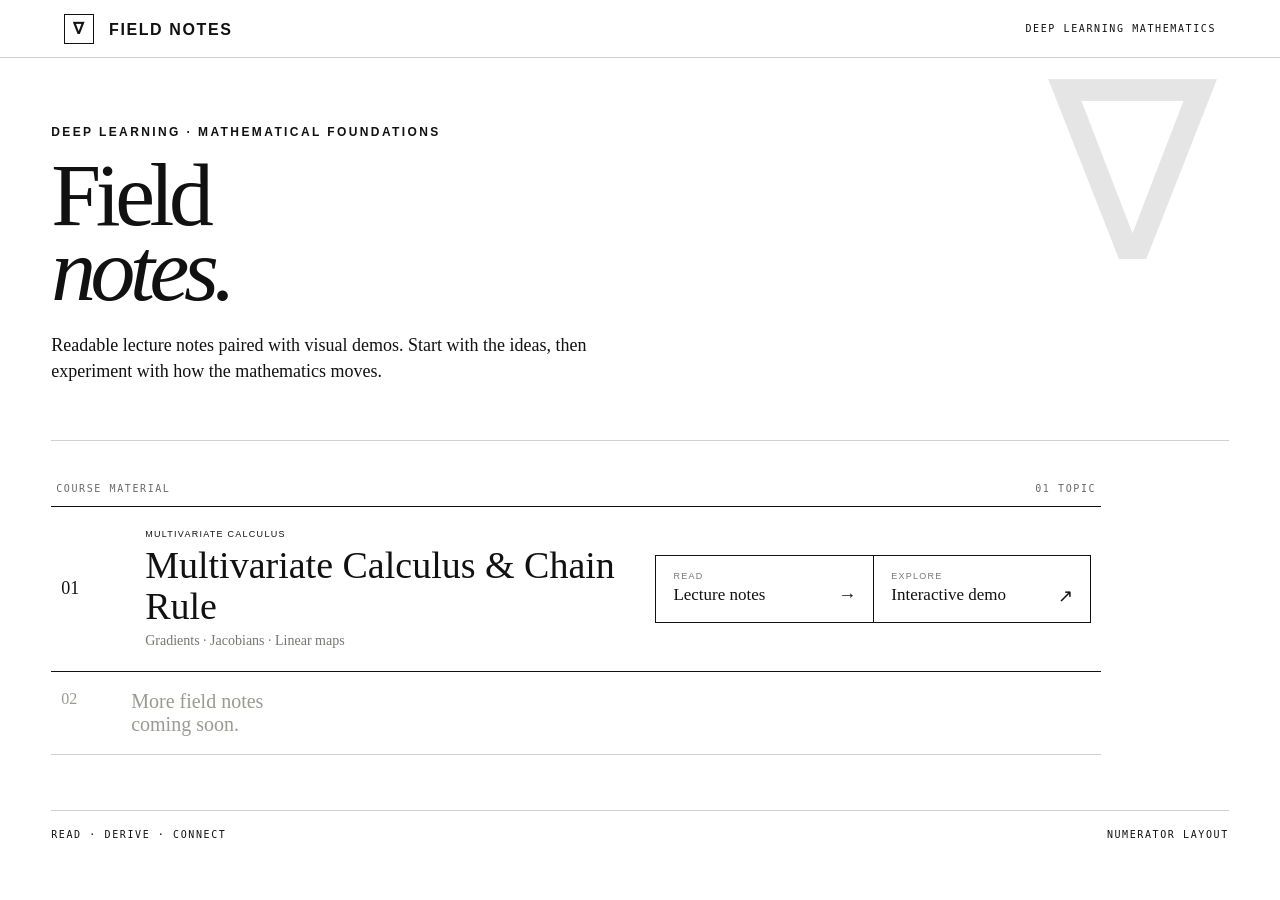
<file: index.html>
<!doctype html>
<html lang="en">
<head>
  <meta charset="utf-8"><meta name="viewport" content="width=device-width,initial-scale=1">
  <meta name="description" content="Field notes and interactive demos for deep learning mathematics.">
  <title>Field Notes — Deep Learning Mathematics</title><link rel="stylesheet" href="styles.css">
</head>
<body class="contents-page">
<nav><a class="brand" href="index.html"><span>∇</span> FIELD NOTES</a><div><span>DEEP LEARNING MATHEMATICS</span></div></nav>
<main class="contents-shell">
  <header class="contents-hero"><p class="eyebrow">DEEP LEARNING · MATHEMATICAL FOUNDATIONS</p><h1>Field<br><em>notes.</em></h1><p class="lede">Readable lecture notes paired with visual demos. Start with the ideas, then experiment with how the mathematics moves.</p></header>
  <div class="contents-grid grouped-materials">
    <section class="contents-list" aria-labelledby="materials-heading">
      <div class="contents-label"><span id="materials-heading">COURSE MATERIAL</span><span>01 TOPIC</span></div>
      <article class="material-entry">
        <span class="entry-number">01</span>
        <div class="material-copy"><small>MULTIVARIATE CALCULUS</small><strong>Multivariate Calculus &amp; Chain Rule</strong><em>Gradients · Jacobians · Linear maps</em></div>
        <div class="material-actions">
          <a href="multivariate-calculus-notes.html"><small>READ</small><b>Lecture notes</b><span>→</span></a>
          <a href="multivariate-calculus-demos.html"><small>EXPLORE</small><b>Interactive demo</b><span>↗</span></a>
        </div>
      </article>
      <div class="contents-empty"><span>02</span><p>More field notes<br>coming soon.</p></div>
    </section>
  </div>
  <footer class="contents-footer"><span>READ · DERIVE · CONNECT</span><span>NUMERATOR LAYOUT</span></footer>
</main></body></html>
</file>
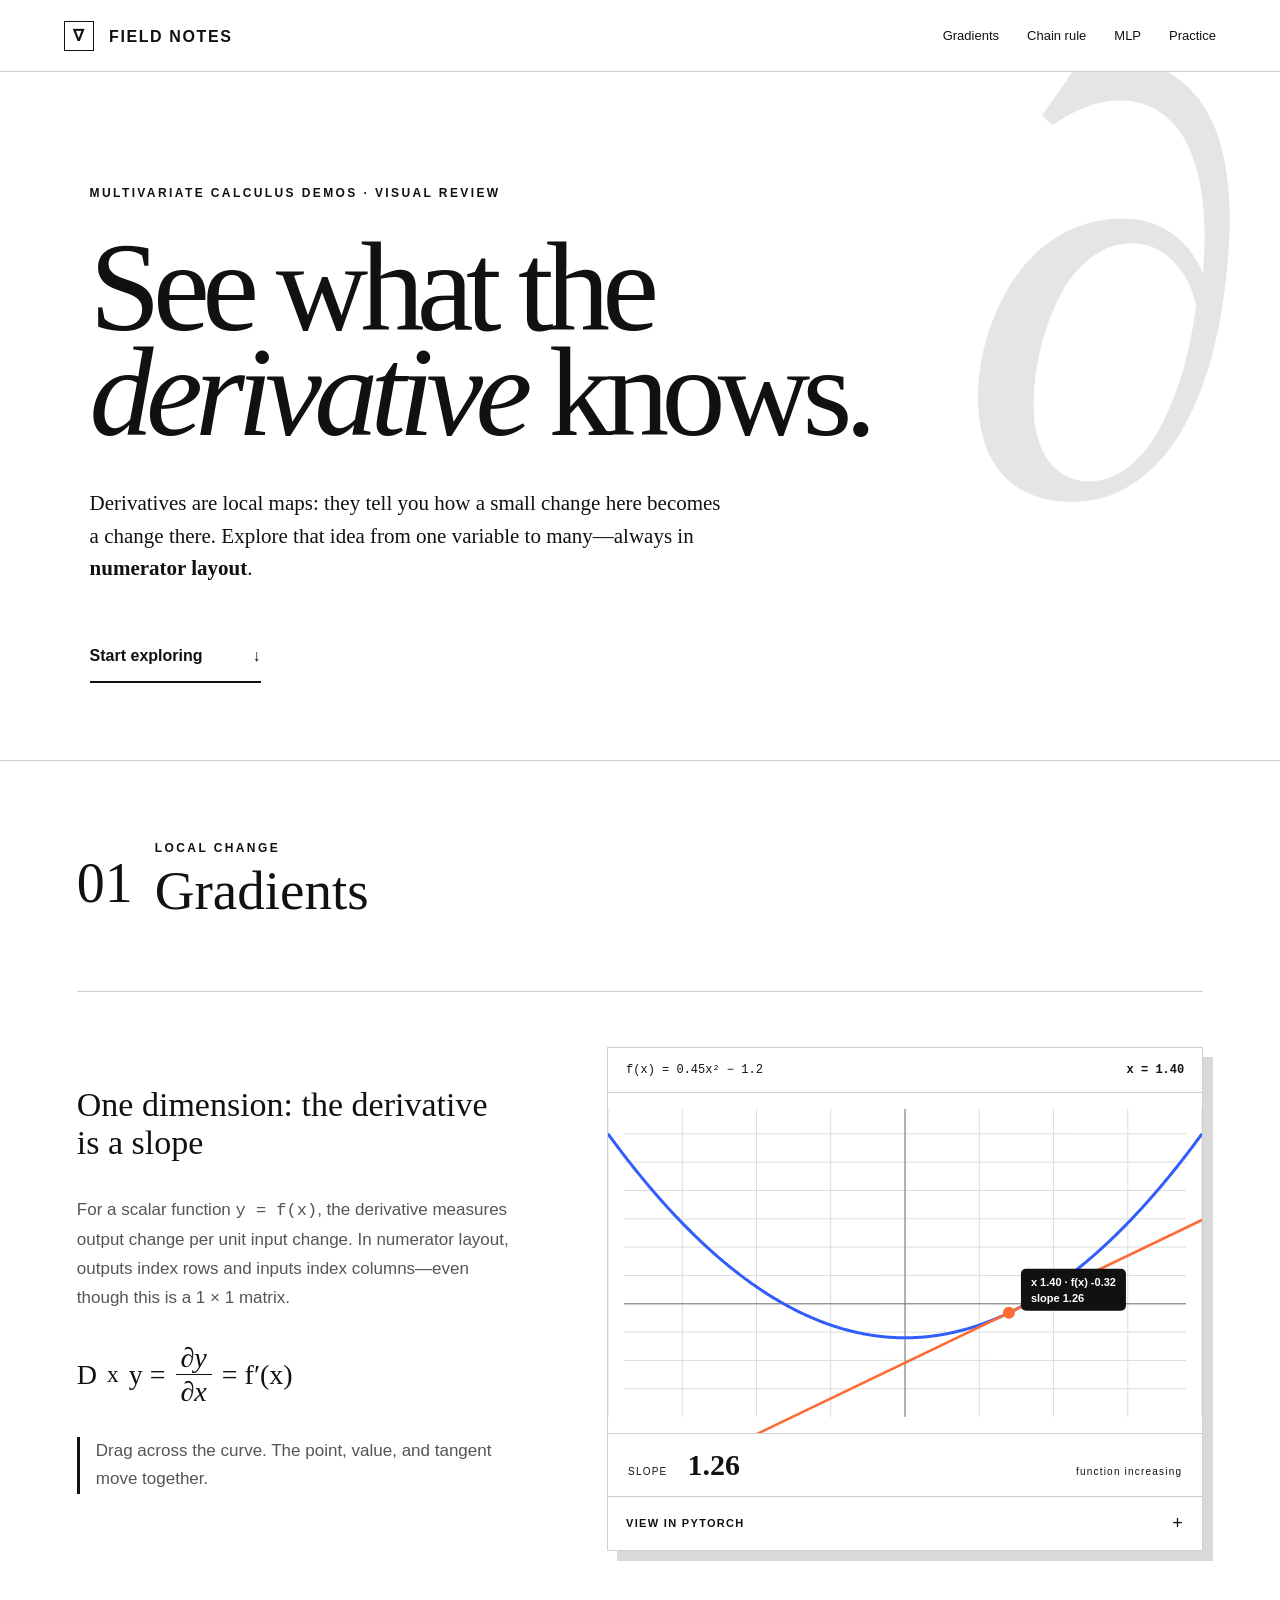
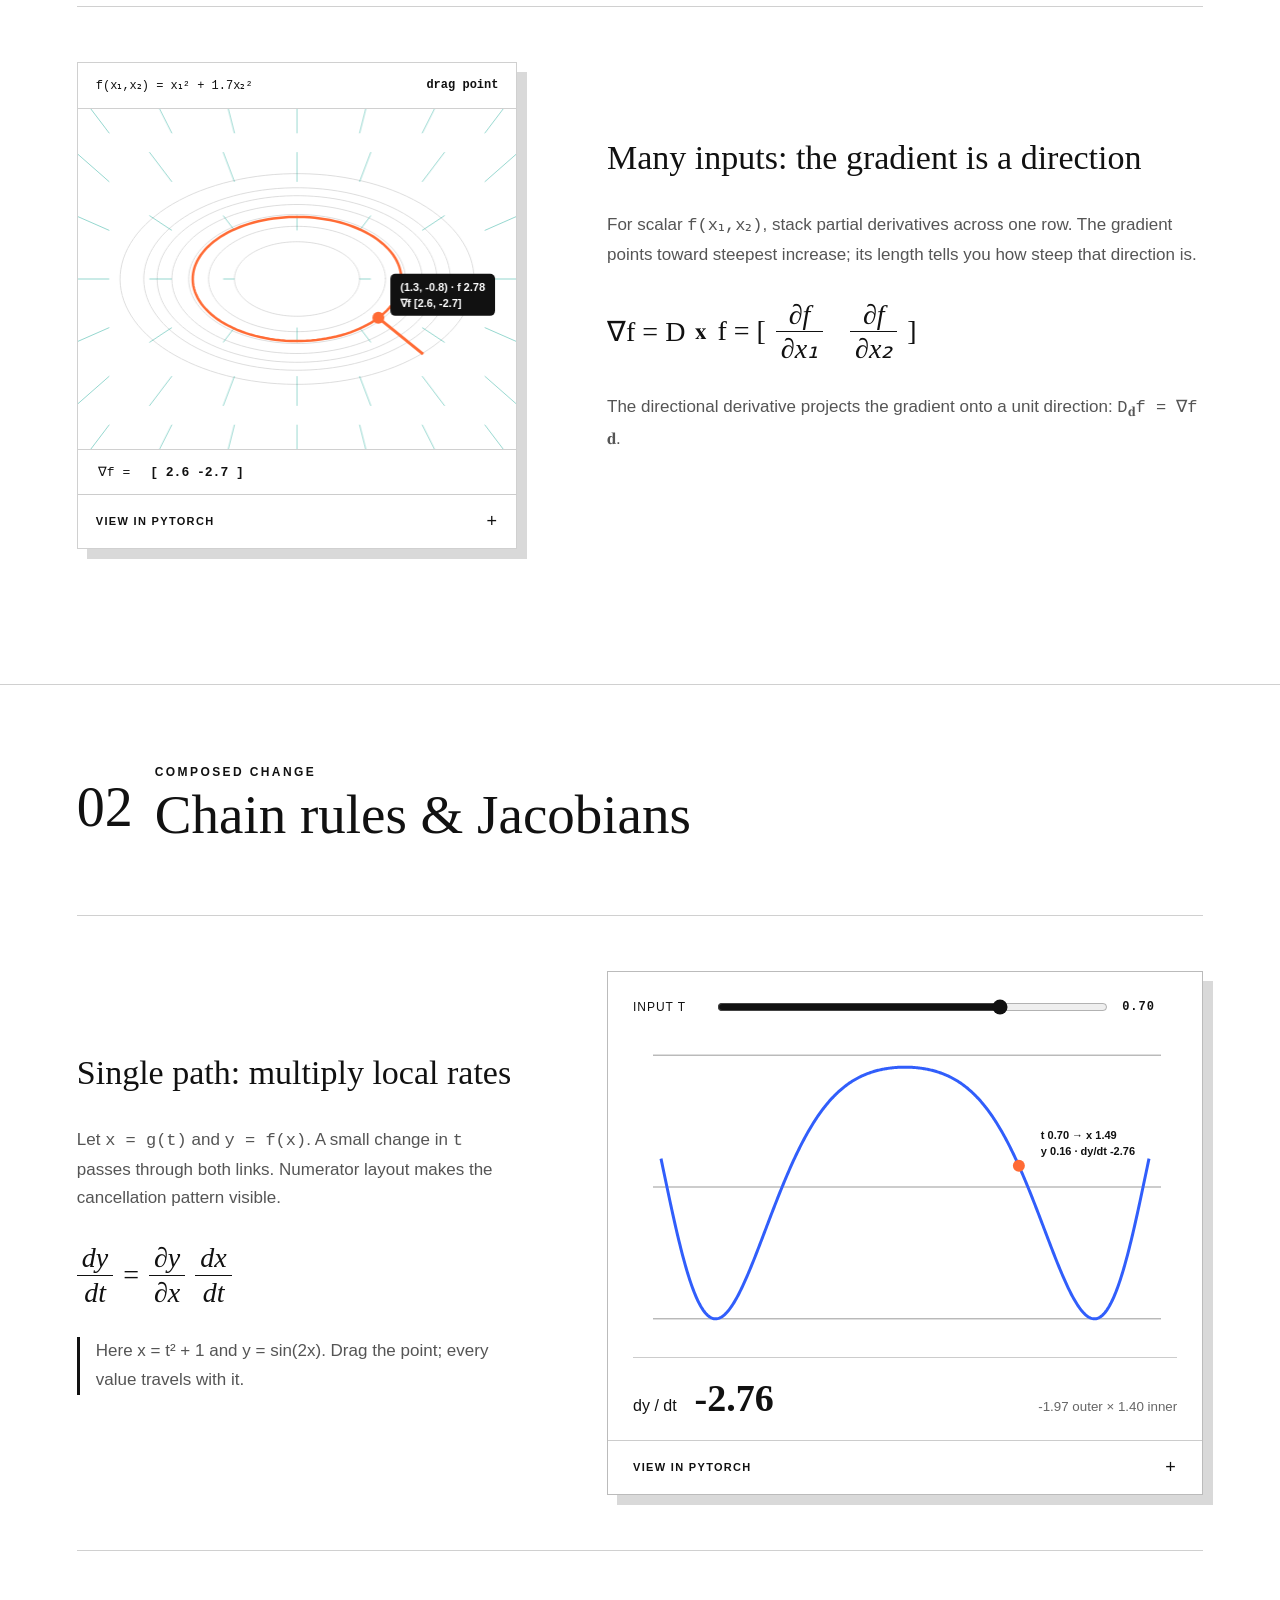
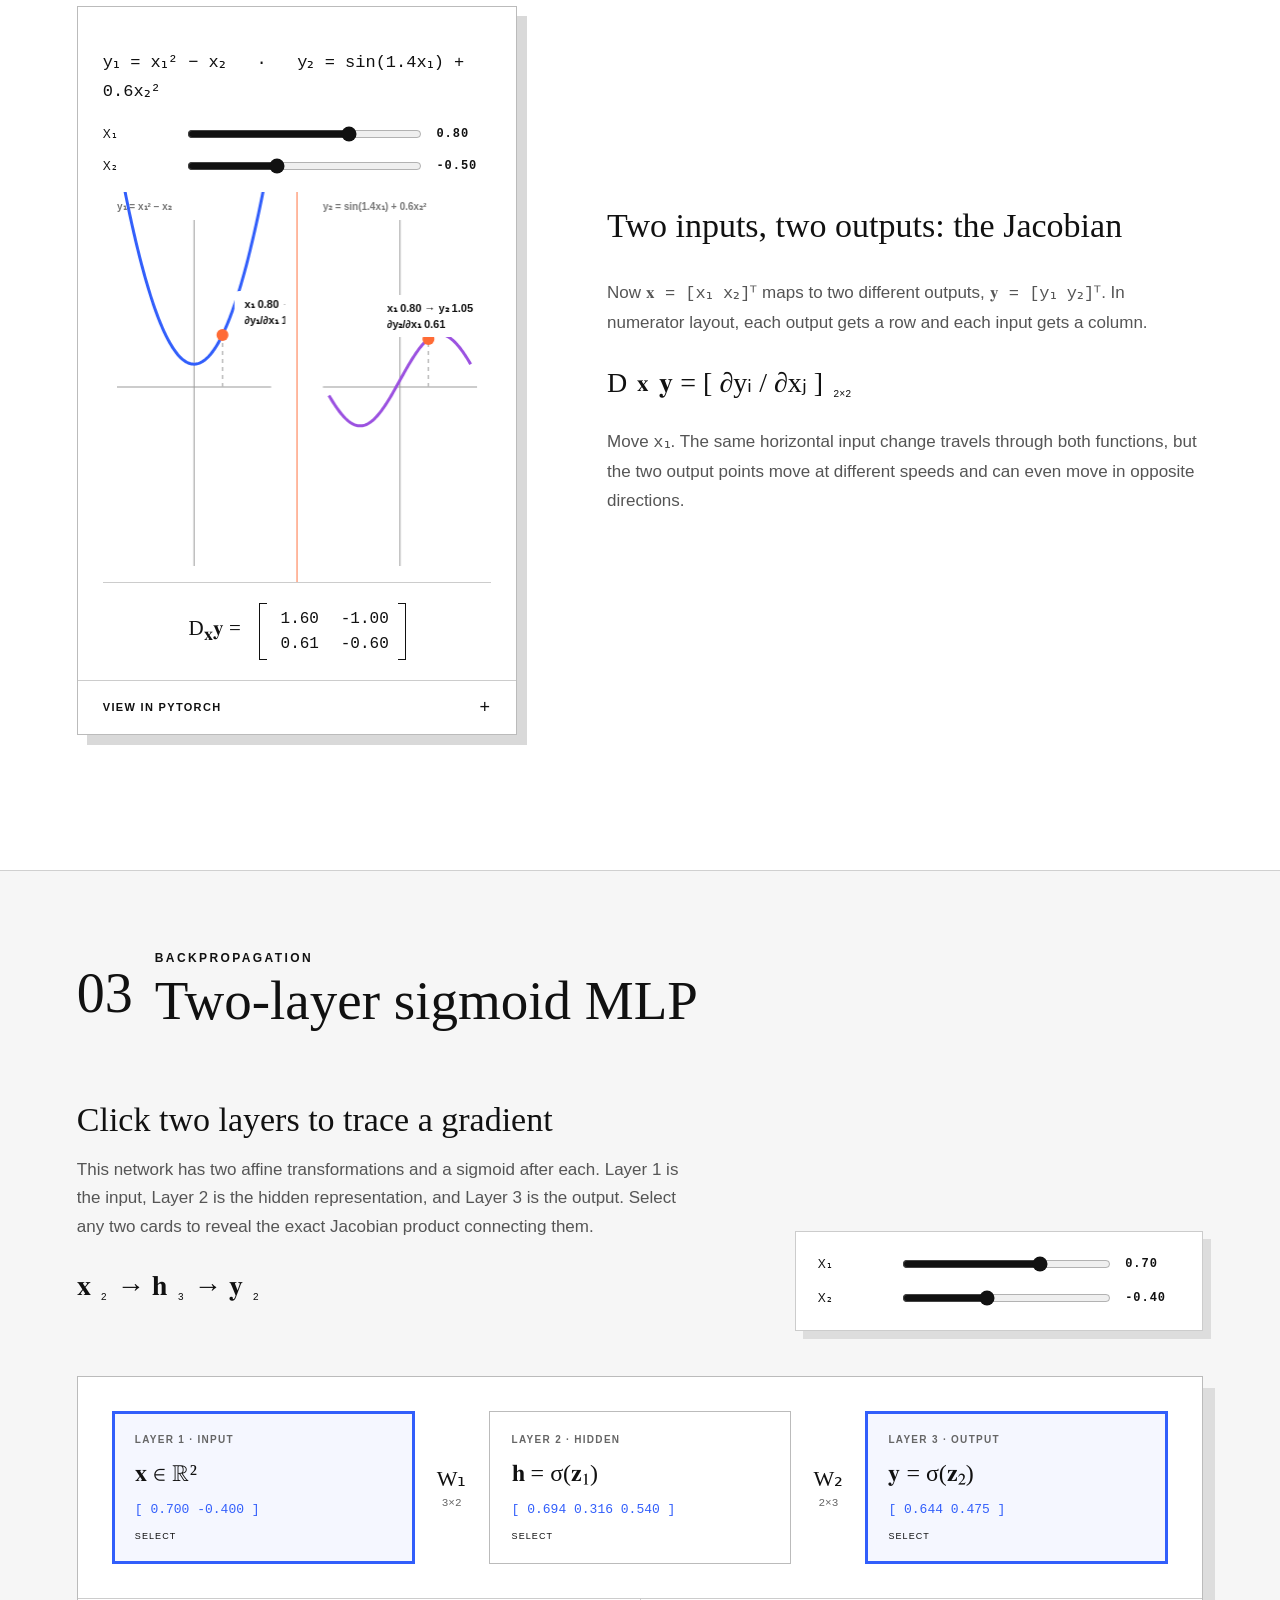
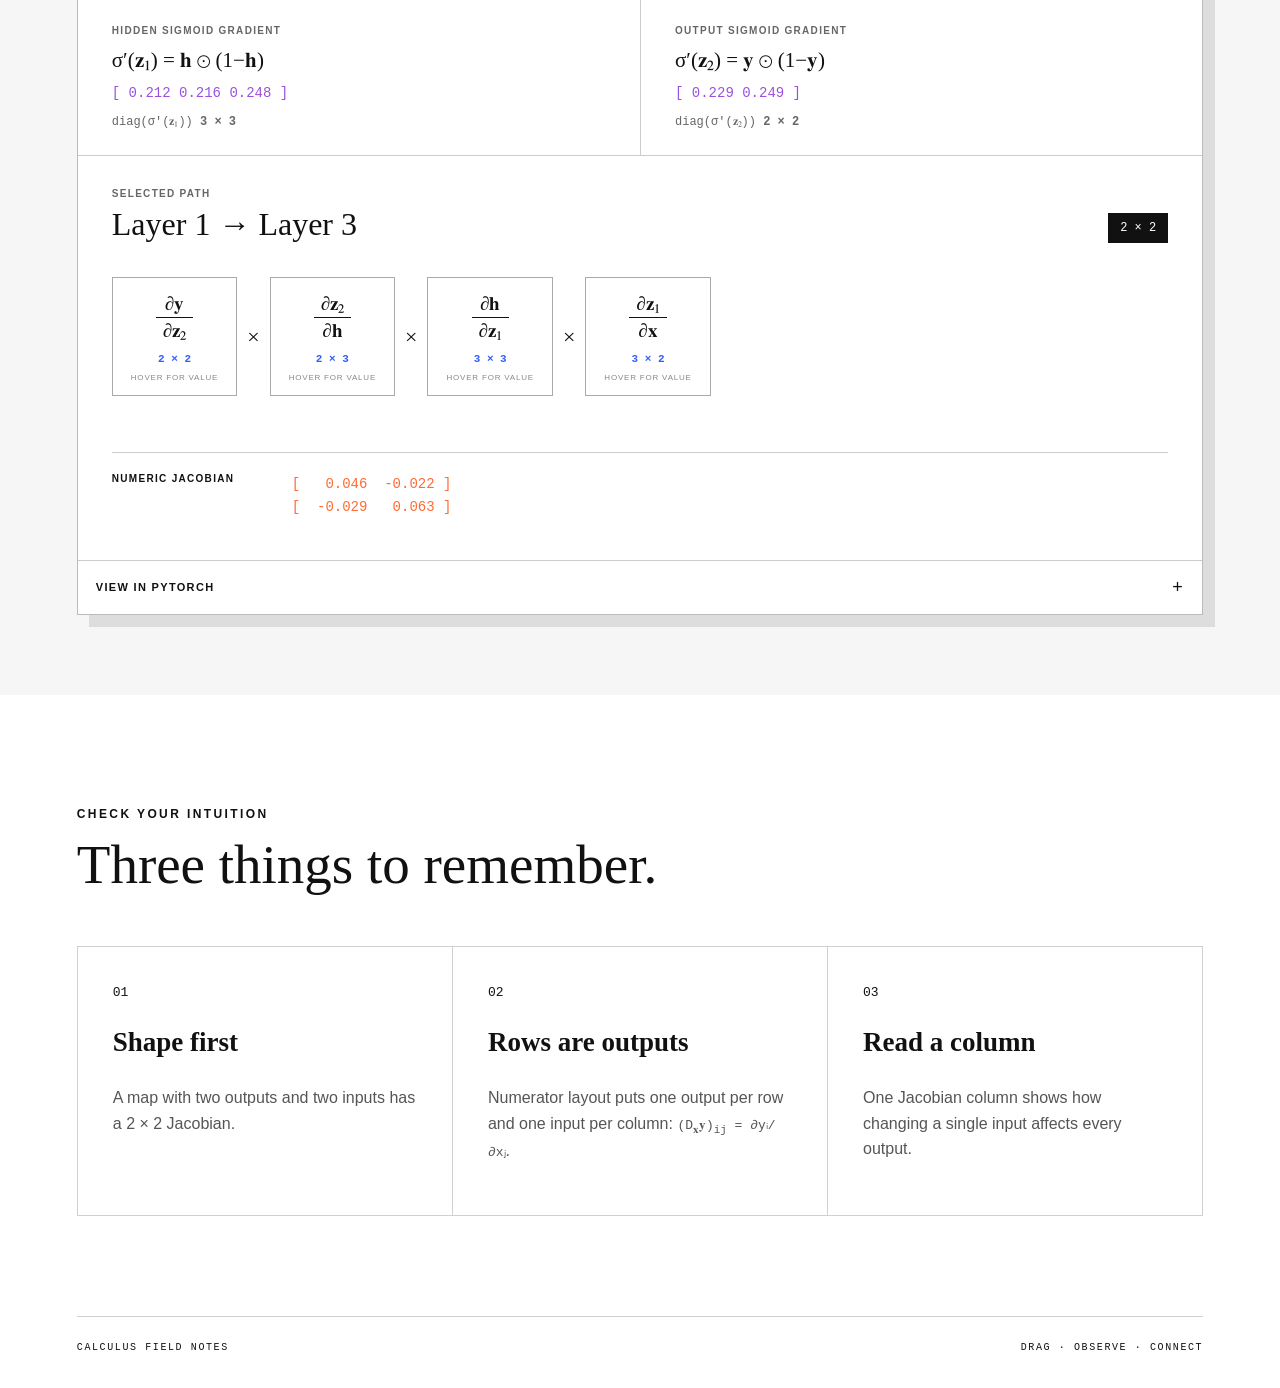
<file: multivariate-calculus-demos.html>
<!doctype html><html lang="en"><head><meta charset="utf-8"><meta name="viewport" content="width=device-width,initial-scale=1"><meta name="description" content="Interactive multivariate calculus demos in numerator layout."><title>Multivariate Calculus Demos</title><link rel="stylesheet" href="styles.css"><script src="app.js" defer></script></head><body>
<nav><a class="brand" href="index.html"><span>∇</span> FIELD NOTES</a><div><a href="#gradient">Gradients</a><a href="#chain">Chain rule</a><a href="#mlp">MLP</a><a href="#practice">Practice</a></div></nav><main>
<section class="hero" id="top"><p class="eyebrow">MULTIVARIATE CALCULUS DEMOS · VISUAL REVIEW</p><h1>See what the<br><em>derivative</em> knows.</h1><p class="lede">Derivatives are local maps: they tell you how a small change here becomes a change there. Explore that idea from one variable to many—always in <strong>numerator layout</strong>.</p><a class="start" href="#gradient">Start exploring <span>↓</span></a></section>
<section class="chapter" id="gradient"><header><span>01</span><div><p>LOCAL CHANGE</p><h2>Gradients</h2></div></header>
<div class="concept"><div><h3>One dimension: the derivative is a slope</h3><p>For a scalar function <code>y = f(x)</code>, the derivative measures output change per unit input change. In numerator layout, outputs index rows and inputs index columns—even though this is a 1 × 1 matrix.</p><div class="formula">D<sub>x</sub>y = <span class="frac"><i>∂y</i><i>∂x</i></span> = f′(x)</div><p class="hint">Drag across the curve. The point, value, and tangent move together.</p></div><div class="lab"><div class="labtop"><span>f(x) = 0.45x² − 1.2</span><b id="one-top"></b></div><canvas id="one" class="plot" aria-label="Interactive parabola"></canvas><div class="readout"><span>SLOPE</span><strong id="slope"></strong><small id="trend"></small></div><details><summary>View in PyTorch <span>+</span></summary><pre><code>import torch

x = torch.tensor(1.4, requires_grad=True)
y = 0.45 * x**2 - 1.2
y.backward()

print(y.item())       # f(x)
print(x.grad.item())  # df/dx = 0.9x</code></pre></details></div></div>
<div class="concept reverse"><div><h3>Many inputs: the gradient is a direction</h3><p>For scalar <code>f(x₁,x₂)</code>, stack partial derivatives across one row. The gradient points toward steepest increase; its length tells you how steep that direction is.</p><div class="formula">∇f = D<sub>𝐱</sub>f = [ <span class="frac"><i>∂f</i><i>∂x₁</i></span> &nbsp; <span class="frac"><i>∂f</i><i>∂x₂</i></span> ]</div><p>The directional derivative projects the gradient onto a unit direction: <code>D<sub>𝐝</sub>f = ∇f 𝐝</code>.</p></div><div class="lab"><div class="labtop"><span>f(x₁,x₂) = x₁² + 1.7x₂²</span><b>drag point</b></div><canvas id="gradient-plot" class="plot" aria-label="Interactive contour and gradient field"></canvas><div class="vector"><span>∇f =</span><strong id="grad-value"></strong></div><details><summary>View in PyTorch <span>+</span></summary><pre><code>import torch

x = torch.tensor([1.3, -0.8], requires_grad=True)
f = x[0]**2 + 1.7 * x[1]**2
f.backward()

print(f.item())  # scalar output
print(x.grad)    # [∂f/∂x₁, ∂f/∂x₂]</code></pre></details></div></div></section>
<section class="chapter dark" id="chain"><header><span>02</span><div><p>COMPOSED CHANGE</p><h2>Chain rules & Jacobians</h2></div></header>
<div class="concept"><div><h3>Single path: multiply local rates</h3><p>Let <code>x = g(t)</code> and <code>y = f(x)</code>. A small change in <code>t</code> passes through both links. Numerator layout makes the cancellation pattern visible.</p><div class="formula light"><span class="frac"><i>dy</i><i>dt</i></span> = <span class="frac"><i>∂y</i><i>∂x</i></span> <span class="frac"><i>dx</i><i>dt</i></span></div><p class="hint">Here x = t² + 1 and y = sin(2x). Drag the point; every value travels with it.</p></div><div class="chainlab"><label class="slider"><span>input t</span><input id="t-slider" type="range" min="-1.5" max="1.5" step=".01" value=".7"><b id="t-value"></b></label><canvas id="chain-plot" class="plot curveplot" aria-label="Interactive composite curve"></canvas><div class="result"><span>dy / dt</span><strong id="chain-value"></strong><small id="rates"></small></div><details><summary>View in PyTorch <span>+</span></summary><pre><code>import torch

t = torch.tensor(0.7, requires_grad=True)
x = t**2 + 1
y = torch.sin(2 * x)
y.backward()

print(t.grad.item())  # dy/dt
# autograd multiplies dy/dx by dx/dt</code></pre></details></div></div>
<div class="concept reverse"><div><h3>Two inputs, two outputs: the Jacobian</h3><p>Now <code>𝐱 = [x₁ x₂]ᵀ</code> maps to two different outputs, <code>𝐲 = [y₁ y₂]ᵀ</code>. In numerator layout, each output gets a row and each input gets a column.</p><div class="formula light">D<sub>𝐱</sub>𝐲 = [ ∂yᵢ / ∂xⱼ ] <span class="dim">2×2</span></div><p>Move <code>x₁</code>. The same horizontal input change travels through both functions, but the two output points move at different speeds and can even move in opposite directions.</p></div><div class="matrixlab"><p class="matrix-title">y₁ = x₁² − x₂ &nbsp; · &nbsp; y₂ = sin(1.4x₁) + 0.6x₂²</p><label class="slider"><span>x₁</span><input id="x1-slider" type="range" min="-2" max="2" step=".01" value=".8"><b id="x1-value"></b></label><label class="slider"><span>x₂</span><input id="x2-slider" type="range" min="-2" max="2" step=".01" value="-.5"><b id="x2-value"></b></label><canvas id="multi-plot" class="plot quadrantplot" aria-label="Two coordinated output plots"></canvas><div class="jacobian-wrap"><span>D<sub>𝐱</sub>𝐲 =</span><div class="matrix" id="jacobian"></div></div><details><summary>View in PyTorch <span>+</span></summary><pre><code>import torch

def outputs(x):
    x1, x2 = x
    y1 = x1**2 - x2
    y2 = torch.sin(1.4*x1) + 0.6*x2**2
    return torch.stack([y1, y2])

x = torch.tensor([0.8, -0.5])
J = torch.func.jacrev(outputs)(x)
print(J)  # rows: outputs, columns: inputs</code></pre></details></div></div></section>
<section class="chapter mlp-chapter" id="mlp"><header><span>03</span><div><p>BACKPROPAGATION</p><h2>Two-layer sigmoid MLP</h2></div></header>
<div class="mlp-intro"><div><h3>Click two layers to trace a gradient</h3><p>This network has two affine transformations and a sigmoid after each. Layer 1 is the input, Layer 2 is the hidden representation, and Layer 3 is the output. Select any two cards to reveal the exact Jacobian product connecting them.</p><div class="formula">𝐱 <span class="dim">2</span> → 𝐡 <span class="dim">3</span> → 𝐲 <span class="dim">2</span></div></div><div class="mlp-controls"><label class="slider"><span>x₁</span><input id="mx1-slider" type="range" min="-2" max="2" step=".01" value=".7"><b id="mx1-value"></b></label><label class="slider"><span>x₂</span><input id="mx2-slider" type="range" min="-2" max="2" step=".01" value="-.4"><b id="mx2-value"></b></label></div></div>
<div class="mlp-lab"><div class="network-flow" aria-label="Three selectable network layers"><button class="layer-card selected" data-layer="1"><small>LAYER 1 · INPUT</small><strong>𝐱 ∈ ℝ²</strong><code id="mlp-x"></code><span>select</span></button><div class="network-arrow"><b>W₁</b><small>3×2</small></div><button class="layer-card" data-layer="2"><small>LAYER 2 · HIDDEN</small><strong>𝐡 = σ(𝐳₁)</strong><code id="mlp-h"></code><span>select</span></button><div class="network-arrow"><b>W₂</b><small>2×3</small></div><button class="layer-card selected" data-layer="3"><small>LAYER 3 · OUTPUT</small><strong>𝐲 = σ(𝐳₂)</strong><code id="mlp-y"></code><span>select</span></button></div>
<div class="sigmoid-grads"><article><small>HIDDEN SIGMOID GRADIENT</small><h3>σ′(𝐳₁) = 𝐡 ⊙ (1−𝐡)</h3><code id="sigmoid-1"></code><p>diag(σ′(𝐳₁)) <b>3 × 3</b></p></article><article><small>OUTPUT SIGMOID GRADIENT</small><h3>σ′(𝐳₂) = 𝐲 ⊙ (1−𝐲)</h3><code id="sigmoid-2"></code><p>diag(σ′(𝐳₂)) <b>2 × 2</b></p></article></div>
<div class="gradient-chain"><div class="chain-heading"><div><small>SELECTED PATH</small><h3 id="chain-title">Layer 1 → Layer 3</h3></div><span id="chain-shape">2 × 2</span></div><div class="chain-factors" id="mlp-chain"></div><div class="chain-result"><span>NUMERIC JACOBIAN</span><pre id="mlp-result"></pre></div></div>
<details><summary>View in PyTorch <span>+</span></summary><pre><code>import torch

W1 = torch.tensor([[.8,-.4],[-.3,.9],[.5,.6]])
b1 = torch.tensor([.1,-.2,.05])
W2 = torch.tensor([[.7,-.5,.4],[-.6,.8,.3]])
b2 = torch.tensor([.05,-.1])

def mlp(x):
    h = torch.sigmoid(W1 @ x + b1)
    return torch.sigmoid(W2 @ h + b2)

x = torch.tensor([.7,-.4])
J = torch.func.jacrev(mlp)(x)
print(J)  # ∂y/∂x, shape [2, 2]</code></pre></details></div></section>
<section class="practice" id="practice"><p class="eyebrow">CHECK YOUR INTUITION</p><h2>Three things to remember.</h2><div class="takeaways"><article><span>01</span><h3>Shape first</h3><p>A map with two outputs and two inputs has a 2 × 2 Jacobian.</p></article><article><span>02</span><h3>Rows are outputs</h3><p>Numerator layout puts one output per row and one input per column: <code>(D<sub>𝐱</sub>𝐲)<sub>ij</sub> = ∂yᵢ/∂xⱼ</code>.</p></article><article><span>03</span><h3>Read a column</h3><p>One Jacobian column shows how changing a single input affects every output.</p></article></div><div class="footerline"><span>CALCULUS FIELD NOTES</span><span>DRAG · OBSERVE · CONNECT</span></div></section>
</main></body></html>
</file>
<file: styles.css>
:root{--ink:#111;--paper:#fff;--coral:#111;--mint:#d9d9d9;--line:#d0d0d0}*{box-sizing:border-box}html{scroll-behavior:smooth}body{margin:0;background:var(--paper);color:var(--ink);font-family:Arial,Helvetica,sans-serif}nav{height:72px;display:flex;align-items:center;justify-content:space-between;padding:0 5vw;border-bottom:1px solid var(--line);position:sticky;top:0;background:rgba(255,255,255,.94);backdrop-filter:blur(10px);z-index:5}.brand{font-weight:800;letter-spacing:.1em}.brand span{display:inline-grid;place-items:center;width:30px;height:30px;border:1px solid;margin-right:9px}a{color:inherit;text-decoration:none}nav div{display:flex;gap:28px;font-size:13px}nav a:hover{color:var(--coral)}.hero{min-height:660px;padding:8vw 7vw 6vw;position:relative;overflow:hidden}.hero:after{content:"∂";position:absolute;right:2vw;top:-80px;font-family:Georgia,serif;font-size:600px;line-height:1;color:rgba(220,220,220,.55);z-index:-1}.eyebrow,.chapter header p{font-size:12px;letter-spacing:.2em;font-weight:800;color:var(--coral)}h1{font-family:Georgia,serif;font-size:clamp(64px,10vw,142px);line-height:.82;letter-spacing:-.06em;margin:35px 0 42px;font-weight:500}h1 em{color:var(--coral);font-weight:400}.lede{max-width:640px;font-family:Georgia,serif;font-size:21px;line-height:1.55}.start{display:inline-flex;gap:50px;border-bottom:2px solid;padding:16px 0;margin-top:25px;font-weight:700}.chapter{padding:80px 6vw;border-top:1px solid var(--line)}.chapter>header{display:flex;gap:22px;align-items:center;margin-bottom:65px}.chapter>header>span{font-family:Georgia,serif;font-size:56px;color:var(--coral)}.chapter header p{margin:0}.chapter h2,.practice h2{font-family:Georgia,serif;font-size:55px;font-weight:400;margin:4px 0}.concept{display:grid;grid-template-columns:minmax(280px,.85fr) minmax(420px,1.15fr);gap:7vw;align-items:center;padding:55px 0;border-top:1px solid var(--line)}.concept.reverse>div:first-child{order:2}.concept h3{font-family:Georgia,serif;font-size:34px;font-weight:400;margin-top:0}.concept p{font-size:17px;line-height:1.7;color:#555555}.concept code{font-family:monospace}.formula{font-family:Georgia,serif;font-size:28px;margin:28px 0;display:flex;align-items:center;gap:10px}.frac{display:inline-flex;flex-direction:column;vertical-align:middle;text-align:center;line-height:1.05}.frac i{font-style:italic;padding:2px 5px}.frac i:first-child{border-bottom:1.5px solid}.hint{border-left:3px solid var(--coral);padding-left:16px}.lab,.chainlab,.matrixlab{background:#fff;border:1px solid var(--line);box-shadow:10px 10px 0 var(--mint)}.labtop{display:flex;justify-content:space-between;padding:15px 18px;border-bottom:1px solid var(--line);font:12px monospace}.labtop b{color:var(--coral)}.plot{display:block;width:100%;height:340px;touch-action:none;cursor:crosshair}.readout,.vector{border-top:1px solid var(--line);padding:14px 20px;display:flex;align-items:baseline;gap:20px}.readout span,.readout small{font-size:10px;letter-spacing:.12em}.readout strong{font-family:Georgia,serif;font-size:30px;color:var(--coral)}.readout small{margin-left:auto}.vector{font-family:monospace}.vector strong{color:var(--coral)}.dark{background:var(--ink);color:var(--paper);--line:#d0d0d0}.dark .concept p{color:#555555}.light{color:var(--mint)}.chainlab,.matrixlab{background:#ffffff;border-color:#999999;box-shadow:10px 10px 0 #d9d9d9;padding:25px}.slider{display:grid;grid-template-columns:70px 1fr 55px;gap:12px;align-items:center;font-size:12px;text-transform:uppercase;letter-spacing:.08em}.slider input{accent-color:var(--coral)}.slider b{font-family:monospace;color:var(--mint)}.result{border-top:1px solid #999999;padding-top:18px;display:flex;gap:18px;align-items:baseline}.result strong{font-family:Georgia,serif;color:var(--coral);font-size:38px}.result small{margin-left:auto;color:#777777}.dim{font:10px monospace;color:var(--coral);align-self:flex-end}.matrixlab .slider{margin:12px 0}.matrix-title{color:var(--paper)!important;font-family:monospace}.compact{font-size:21px;margin:10px 0}.practice{padding:100px 6vw 35px}.takeaways{display:grid;grid-template-columns:repeat(3,1fr);gap:1px;background:var(--line);border:1px solid var(--line);margin-top:50px}.takeaways article{background:var(--paper);padding:35px}.takeaways article>span{color:var(--coral);font:13px monospace}.takeaways h3{font-family:Georgia,serif;font-size:27px}.takeaways p{line-height:1.6;color:#555}.footerline{display:flex;justify-content:space-between;font:10px monospace;letter-spacing:.16em;border-top:1px solid var(--line);margin-top:100px;padding-top:25px}
@media(max-width:800px){nav div{display:none}.hero{min-height:560px;padding-top:100px}.hero:after{font-size:400px}h1{font-size:68px}.concept{grid-template-columns:1fr;gap:25px}.concept.reverse>div:first-child{order:0}.plot{height:280px}.takeaways{grid-template-columns:1fr}.chapter{padding:65px 5vw}.chapter h2,.practice h2{font-size:43px}.formula{font-size:23px}.footerline{margin-top:60px}}
@media(prefers-reduced-motion:reduce){html{scroll-behavior:auto}}
.contents-page{min-height:100vh}.contents-page nav div{font:10px monospace;letter-spacing:.16em}.contents-shell{padding:0 6vw}.contents-hero{min-height:520px;padding:8vw 1vw 5vw;position:relative;border-bottom:1px solid var(--line)}.contents-hero:after{content:"∇";position:absolute;right:1vw;top:0;font-family:Georgia,serif;font-size:360px;line-height:1;color:rgba(220,220,220,.55);z-index:-1}.contents-hero h1{margin:25px 0 38px}.contents-list{padding:70px 0 110px}.contents-label{display:flex;justify-content:space-between;padding:0 5px 18px;font:10px monospace;letter-spacing:.16em;color:#686b66}.contents-entry{display:grid;grid-template-columns:90px 1fr 70px;align-items:center;border-top:1px solid var(--ink);border-bottom:1px solid var(--ink);padding:32px 12px;transition:background .2s,color .2s}.contents-entry:hover{background:var(--ink);color:var(--paper)}.entry-number{font:18px Georgia,serif;color:var(--coral)}.entry-copy{display:flex;align-items:baseline;gap:25px}.entry-copy small{font:10px monospace;letter-spacing:.12em}.entry-copy strong{font:400 clamp(28px,4vw,55px) Georgia,serif}.entry-copy em{margin-left:auto;font:14px Georgia,serif;color:#747771}.entry-arrow{justify-self:end;font-size:32px;color:var(--coral)}.contents-empty{display:grid;grid-template-columns:90px 1fr;border-bottom:1px solid var(--line);padding:30px 12px;color:#9a9a94}.contents-empty>span{font:16px Georgia,serif}.contents-empty p{margin:0;font:20px Georgia,serif}.contents-footer{display:flex;justify-content:space-between;border-top:1px solid var(--line);padding:25px 0 35px;font:10px monospace;letter-spacing:.16em}
@media(max-width:800px){.contents-hero{min-height:480px;padding-top:100px}.contents-hero:after{font-size:260px;right:-30px}.contents-entry{grid-template-columns:45px 1fr 35px}.entry-copy{display:block}.entry-copy>*{display:block;margin:5px 0!important}.entry-copy strong{font-size:31px}.contents-empty{grid-template-columns:45px 1fr}}
.contents-grid{display:grid;grid-template-columns:minmax(0,1.65fr) minmax(280px,.65fr);gap:5vw;align-items:start}.demos-list{padding:70px 0 110px}.demo-entry{display:flex;min-height:290px;flex-direction:column;border:1px solid var(--ink);padding:27px;transition:.2s}.demo-entry:hover{background:var(--ink);color:#fff;transform:translate(-4px,-4px);box-shadow:8px 8px 0 #d9d9d9}.demo-entry small{font:10px monospace;letter-spacing:.12em}.demo-entry strong{font:400 34px/1.05 Georgia,serif;margin:36px 0 18px}.demo-entry em{font:15px/1.5 Georgia,serif;color:#737373}.demo-entry:hover em{color:#ccc}.demo-entry>span{margin-top:auto;padding-top:28px;font:700 10px Arial;letter-spacing:.12em}.contents-grid .contents-entry{grid-template-columns:70px 1fr 45px}.contents-grid .entry-copy{display:block}.contents-grid .entry-copy>*{display:block;margin:7px 0}.contents-grid .entry-copy em{margin-left:0}.contents-grid .contents-empty{grid-template-columns:70px 1fr}
@media(max-width:900px){.contents-grid{grid-template-columns:1fr}.demos-list{padding-top:0}.contents-grid .contents-entry{grid-template-columns:45px 1fr 35px}.contents-grid .contents-empty{grid-template-columns:45px 1fr}}

/* Readable lecture notes */
.notes-page{--blue:#315efb;--red:#e0442e;--soft:#f4f4f1}.notes-page nav{position:sticky}.notes-page nav .nav-demo{border-bottom:1px solid;padding-bottom:4px}.notes-hero{min-height:650px;padding:8vw 6vw 6vw;display:grid;grid-template-columns:minmax(0,1.6fr) minmax(280px,.55fr);gap:8vw;align-items:end;border-bottom:1px solid var(--line);position:relative;overflow:hidden}.notes-hero:after{content:"∂";position:absolute;right:3vw;top:-90px;font:520px/1 Georgia,serif;color:#ededeb;z-index:-1}.notes-hero h1{margin:28px 0 40px}.reading-map{border-top:4px solid var(--ink);padding-top:18px;background:rgba(255,255,255,.86)}.reading-map small,.note-card small,.notation-card>small,.identity-grid small,.worked-example small,.chain-story small,.class-activity small,.multi-chain small,.meaning-panel small{font:700 10px Arial;letter-spacing:.15em}.reading-map ol{list-style:none;padding:0;margin:25px 0;counter-reset:map}.reading-map li{counter-increment:map;border-top:1px solid var(--line);padding:11px 0;font:16px Georgia,serif}.reading-map li:before{content:"0" counter(map);font:10px monospace;color:#777;margin-right:15px}.reading-map p{font-size:12px;line-height:1.5;color:#666}.notes-section{padding:90px 6vw;border-bottom:1px solid var(--line)}.section-heading{display:flex;gap:24px;align-items:center;margin-bottom:65px}.section-heading>span{font:52px Georgia,serif;color:var(--blue)}.section-heading p{margin:0;font-size:10px;letter-spacing:.18em;font-weight:800;color:var(--red)}.section-heading h2{font:400 clamp(38px,5vw,62px) Georgia,serif;margin:5px 0}.notes-flow{display:grid;grid-template-columns:minmax(300px,.8fr) minmax(420px,1.2fr);gap:7vw;align-items:start}.note-prose h3,.worked-example h3,.chain-story h3,.meaning-panel h3{font:400 30px/1.2 Georgia,serif;margin:0 0 20px}.note-prose p,.note-card p,.notation-card p,.worked-example p,.chain-story p,.meaning-panel p,.closing-note p{font-size:16px;line-height:1.75;color:#555}.math-block{display:flex;justify-content:space-between;align-items:center;border-top:1px solid var(--line);padding:16px 0;font:24px Georgia,serif}.math-block span{font:10px Arial;letter-spacing:.13em;text-transform:uppercase;color:#777}.note-card,.notation-card{border:1px solid var(--ink);padding:32px;box-shadow:10px 10px 0 #ddd}.accent-card{border-top:5px solid var(--blue)}.display-math{font:clamp(20px,2.3vw,30px)/1.6 Georgia,serif;margin:24px 0;overflow-x:auto}.display-math .frac{margin:0 7px}.rule-strip{display:grid;grid-template-columns:repeat(4,1fr);border:1px solid var(--line);margin-top:70px}.rule-strip article{padding:25px}.rule-strip article+article{border-left:1px solid var(--line)}.rule-strip small{font:700 9px Arial;letter-spacing:.15em;color:var(--red)}.rule-strip p{font:18px Georgia,serif}.muted-section{background:var(--soft)}.notation-choice{padding:22px 0;border-top:1px solid var(--line)}.notation-choice span{font:700 9px Arial;letter-spacing:.12em}.notation-choice b{font:11px monospace;color:#777}.notation-choice.preferred{color:var(--blue)}.notation-card>p{font-size:13px;margin-bottom:0}.identity-grid{display:grid;grid-template-columns:repeat(4,1fr);gap:12px}.identity-grid article{background:var(--soft);padding:26px;min-height:150px}.identity-grid small{color:var(--red)}.identity-grid .display-math{font-size:23px}.worked-example{display:grid;grid-template-columns:1fr 1fr;gap:7vw;margin-top:65px;padding-top:60px;border-top:1px solid var(--ink)}.result-box{border-left:4px solid var(--blue);padding:15px 0 15px 30px}.result-box>span{font:10px Arial;letter-spacing:.13em}.result-box>strong{display:block;font:34px Georgia,serif;margin:13px 0}.dark-notes{background:#111;color:#fff}.dark-notes .section-heading>span{color:#ff765b}.dark-notes .section-heading p{color:#8ba2ff}.chain-story{display:grid;grid-template-columns:1.4fr .6fr;gap:6vw}.chain-story h3{max-width:700px}.chain-story article{border-top:1px solid #777;padding-top:22px}.chain-story aside{border:1px solid #666;padding:28px;align-self:end}.chain-story aside p{font:20px/1.5 Georgia,serif;margin-top:0}.shape-check{display:flex;gap:9px;align-items:center}.shape-check span{background:#fff;color:#111;padding:8px;font:12px monospace}.class-activity{margin:65px 0 0 16%;border-left:4px solid #ff765b;padding:5px 0 5px 28px}.class-activity p{font:17px/1.6 Georgia,serif}.class-activity .display-math{color:#ff9d88}.multi-chain{display:flex;justify-content:space-between;align-items:center;border-top:1px solid #666;margin-top:65px;padding-top:30px}.multi-chain p{color:#bbb}.multi-chain .display-math{color:#8ba2ff}.jacobian-card{font:14px monospace;border:1px solid #aaa;padding:20px;overflow-x:auto}.j-head,.j-row{display:grid;grid-template-columns:90px repeat(4,minmax(85px,1fr));text-align:center}.j-head{font-size:10px;color:#666;border-bottom:1px solid #aaa;padding-bottom:12px}.j-row>*{padding:15px 8px}.j-row b{color:var(--red);text-align:left}.j-row+.j-row{border-top:1px solid #ddd}.j-row.ellipsis{color:#888}.jacobian-card>small{display:block;margin-top:18px;color:var(--blue)}.meaning-panel{display:grid;grid-template-columns:1fr 1fr;gap:7vw;background:var(--soft);margin-top:70px;padding:48px}.basis-demo{display:grid;grid-template-columns:1fr 70px 1fr;align-items:center;text-align:center}.basis-demo>div{border:1px solid #aaa;padding:20px;min-height:150px}.basis-demo span{display:block;font:9px Arial;letter-spacing:.12em;color:#666;margin-bottom:25px}.basis-demo b{display:block;font:18px Georgia,serif;margin:14px}.basis-demo>i{font:26px Georgia,serif}.closing-note{max-width:900px;margin:90px auto 10px;text-align:center}.closing-note strong{font:400 clamp(35px,5vw,60px) Georgia,serif}.closing-note a{display:inline-flex;gap:60px;border-bottom:2px solid;margin-top:25px;padding:14px 0;font-weight:700}.notes-footer{display:flex;justify-content:space-between;padding:32px 6vw;font:10px monospace;letter-spacing:.08em}.notes-footer a{font-weight:700}
@media(max-width:850px){.notes-hero{grid-template-columns:1fr;padding-top:110px}.notes-hero:after{font-size:350px}.notes-page nav div a:not(.nav-demo){display:none}.notes-flow,.worked-example,.chain-story,.meaning-panel{grid-template-columns:1fr}.rule-strip,.identity-grid{grid-template-columns:1fr 1fr}.rule-strip article:nth-child(3){border-left:0;border-top:1px solid var(--line)}.rule-strip article:nth-child(4){border-top:1px solid var(--line)}.class-activity{margin-left:0}.multi-chain{display:block}.notes-footer{display:block}.notes-footer span{display:block;margin-top:18px;line-height:1.5}}
@media(max-width:520px){.notes-section{padding:70px 5vw}.notes-hero{padding-left:5vw;padding-right:5vw}.rule-strip,.identity-grid{grid-template-columns:1fr}.rule-strip article+article{border-left:0;border-top:1px solid var(--line)}.note-card,.notation-card,.meaning-panel{padding:24px}.basis-demo{grid-template-columns:1fr}.basis-demo>i{padding:18px}.section-heading{align-items:flex-start}.section-heading>span{font-size:38px}.j-head,.j-row{grid-template-columns:60px repeat(4,78px)}.notes-footer{padding:28px 5vw}}
.quadrantplot{height:390px;margin-top:16px}.jacobian-wrap{display:flex;align-items:center;justify-content:center;gap:18px;border-top:1px solid #999999;padding-top:20px;font-family:Georgia,serif;font-size:21px}.matrix{display:grid;grid-template-columns:repeat(2,58px);position:relative;padding:7px 12px;gap:7px;text-align:center;font:16px monospace;color:var(--mint)}.matrix:before,.matrix:after{content:"";position:absolute;top:0;bottom:0;width:7px;border-top:1px solid var(--mint);border-bottom:1px solid var(--mint)}.matrix:before{left:0;border-left:1px solid var(--mint)}.matrix:after{right:0;border-right:1px solid var(--mint)}
.dark{background:#fff;color:#111;--line:#d0d0d0}.dark .concept p{color:#555}.light{color:#111}.chainlab,.matrixlab{background:#fff;border-color:#bbb;box-shadow:10px 10px 0 #d9d9d9;color:#111}.matrix-title{color:#111!important}.slider b,.matrix{color:#111}.result{border-color:#ccc}.result strong{color:#111}.result small{color:#666}.jacobian-wrap{border-color:#ccc}.matrix:before,.matrix:after{border-color:#111}.hero:after,.contents-hero:after{color:#e5e5e5}nav{background:rgba(255,255,255,.94)}details{border-top:1px solid #ccc;margin-top:0}details summary{display:flex;justify-content:space-between;align-items:center;padding:16px 18px;cursor:pointer;font:700 11px Arial;letter-spacing:.12em;text-transform:uppercase;list-style:none}details summary::-webkit-details-marker{display:none}details summary span{font-size:18px;font-weight:400;transition:transform .2s}details[open] summary span{transform:rotate(45deg)}details pre{margin:0;padding:20px;overflow:auto;background:#111;color:#eee;border-top:1px solid #333;font:13px/1.6 monospace;text-align:left}details code{font-family:inherit}.chainlab details,.matrixlab details{margin:20px -25px -25px}.chainlab details summary,.matrixlab details summary{padding-left:25px;padding-right:25px}
.mlp-chapter{background:#f6f6f6}.mlp-intro{display:grid;grid-template-columns:1fr minmax(320px,.65fr);gap:7vw;align-items:end;padding-bottom:45px}.mlp-intro h3{font:400 34px Georgia,serif;margin:0 0 12px}.mlp-intro p{max-width:700px;color:#555;font-size:17px;line-height:1.7}.mlp-controls{background:#fff;border:1px solid #ccc;padding:22px;box-shadow:8px 8px 0 #ddd}.mlp-controls .slider+.slider{margin-top:14px}.mlp-lab{background:#fff;border:1px solid #bbb;box-shadow:12px 12px 0 #ddd}.network-flow{display:grid;grid-template-columns:1fr 74px 1fr 74px 1fr;align-items:center;padding:34px}.layer-card{appearance:none;text-align:left;background:#fff;border:1px solid #bbb;padding:22px;min-height:150px;cursor:pointer;color:#111;transition:.18s}.layer-card:hover{transform:translateY(-2px);border-color:#111}.layer-card.selected{border:3px solid #315efb;background:#f5f7ff;padding:20px}.layer-card small,.sigmoid-grads small,.chain-heading small{display:block;font:700 10px Arial;letter-spacing:.13em;color:#666}.layer-card strong{display:block;font:24px Georgia,serif;margin:15px 0}.layer-card code{display:block;font:13px monospace;color:#315efb}.layer-card>span{display:block;margin-top:14px;font:9px Arial;text-transform:uppercase;letter-spacing:.12em}.network-arrow{text-align:center}.network-arrow b{display:block;font:22px Georgia,serif}.network-arrow small{font:11px monospace;color:#666}.sigmoid-grads{display:grid;grid-template-columns:1fr 1fr;border-top:1px solid #ccc;border-bottom:1px solid #ccc}.sigmoid-grads article{padding:26px 34px}.sigmoid-grads article+article{border-left:1px solid #ccc}.sigmoid-grads h3{font:21px Georgia,serif;margin:12px 0}.sigmoid-grads code{display:block;color:#9b51e0;font:14px monospace}.sigmoid-grads p{margin:14px 0 0;color:#666;font:12px monospace}.gradient-chain{padding:32px 34px}.chain-heading{display:flex;align-items:end;justify-content:space-between}.chain-heading h3{font:32px Georgia,serif;margin:7px 0 0}.chain-heading>span{background:#111;color:#fff;padding:8px 12px;font:12px monospace}.chain-factors{display:flex;align-items:center;gap:10px;overflow:auto;padding:34px 0 56px}.factor{position:relative;flex:0 0 auto;border:1px solid #aaa;padding:13px 18px;min-width:125px;text-align:center;cursor:help;background:#fff}.factor:hover,.factor:focus{border-color:#315efb;outline:2px solid #dce4ff}.derivative-frac{display:inline-flex!important;flex-direction:column;color:#111!important;margin:0!important;font:19px Georgia,serif!important}.derivative-frac b{display:block;font:inherit;padding:2px 7px}.derivative-frac b:first-child{border-bottom:1.5px solid #111}.factor-shape{display:block!important;color:#315efb!important;font:700 11px monospace!important;margin-top:9px!important}.hover-hint{display:block!important;color:#888!important;font:8px Arial!important;letter-spacing:.1em;text-transform:uppercase;margin-top:8px!important}.factor-tooltip{display:none!important;position:absolute;z-index:4;left:50%;top:calc(100% + 9px);transform:translateX(-50%);min-width:max-content;background:#111;color:#fff!important;padding:12px 14px;margin:0!important;text-align:left;box-shadow:5px 5px 0 #bbb}.factor-tooltip:before{content:"";position:absolute;bottom:100%;left:50%;border:6px solid transparent;border-bottom-color:#111;transform:translateX(-50%)}.factor:hover .factor-tooltip,.factor:focus .factor-tooltip{display:block!important}.factor-tooltip small{display:block;font:8px Arial;letter-spacing:.12em;color:#aaa;margin-bottom:8px}.factor-tooltip code{display:block;font:10px/1.4 monospace;white-space:pre;color:#fff}.factor-op{font:22px Georgia,serif}.chain-result{display:grid;grid-template-columns:180px 1fr;align-items:start;border-top:1px solid #ccc;padding-top:20px}.chain-result>span{font:700 10px Arial;letter-spacing:.13em}.chain-result pre{margin:0;color:#ff6b35;font:14px/1.6 monospace;white-space:pre-wrap}.mlp-lab>details{margin-top:10px}.selection-help{color:#666;font:14px monospace}
@media(max-width:800px){.mlp-intro{grid-template-columns:1fr}.network-flow{grid-template-columns:1fr;padding:20px;gap:10px}.network-arrow{padding:8px;transform:rotate(90deg)}.sigmoid-grads{grid-template-columns:1fr}.sigmoid-grads article+article{border-left:0;border-top:1px solid #ccc}.chain-result{grid-template-columns:1fr;gap:12px}}

/* Compact, book-like reading rhythm */
.contents-page nav,.notes-page nav{height:58px}
.contents-page .contents-shell{max-width:1280px;margin:0 auto;padding:0 4vw}
.contents-page .contents-hero{min-height:340px;padding:55px 0 38px}
.contents-page .contents-hero:after{font-size:250px;top:-8px}
.contents-page .contents-hero h1{font-size:clamp(58px,7vw,94px);line-height:.84;margin:18px 0 24px}
.contents-page .contents-hero .lede{max-width:570px;font-size:18px;line-height:1.45}
.contents-page .contents-grid{gap:3vw}
.contents-page .contents-list,.contents-page .demos-list{padding:42px 0 55px}
.contents-page .contents-label{padding-bottom:12px}
.contents-page .contents-entry{padding:20px 10px}
.contents-page .entry-copy strong{font-size:clamp(25px,3vw,38px)}
.contents-page .contents-empty{padding:18px 10px}
.contents-page .demo-entry{min-height:210px;padding:21px}
.contents-page .demo-entry strong{font-size:28px;margin:22px 0 12px}
.contents-page .demo-entry em{font-size:14px;line-height:1.4}
.contents-page .demo-entry>span{padding-top:18px}
.contents-page .contents-footer{padding:18px 0 24px}

.notes-page{font-family:Georgia,"Times New Roman",serif;background:#fdfdfb}
.notes-page nav,.notes-page .eyebrow,.notes-page small,.notes-page .section-heading p,.notes-page .reading-map p,.notes-page .math-block span,.notes-page .notation-choice span,.notes-page .notation-choice b,.notes-page .shape-check,.notes-page .j-head,.notes-page .j-row,.notes-page .notes-footer{font-family:Arial,Helvetica,sans-serif}
.notes-page main{max-width:1320px;margin:0 auto;background:#fff;border-left:1px solid #e3e1dc;border-right:1px solid #e3e1dc}
.notes-page .notes-hero{min-height:430px;padding:58px 5vw 42px;gap:5vw}
.notes-page .notes-hero:after{font-size:330px;top:-55px}
.notes-page .notes-hero h1{font-size:clamp(58px,7vw,92px);line-height:.86;margin:18px 0 25px}
.notes-page .notes-hero .lede{font-size:18px;line-height:1.5;max-width:620px}
.notes-page .reading-map{padding-top:12px}
.notes-page .reading-map ol{margin:14px 0}
.notes-page .reading-map li{padding:7px 0;font-size:14px}
.notes-page .notes-section{padding:52px 5vw}
.notes-page .section-heading{gap:17px;margin-bottom:32px}
.notes-page .section-heading>span{font-size:36px}
.notes-page .section-heading h2{font-size:clamp(31px,3.8vw,46px);margin:2px 0}
.notes-page .notes-flow{gap:4vw}
.notes-page .note-prose h3,.notes-page .worked-example h3,.notes-page .chain-story h3,.notes-page .meaning-panel h3{font-size:24px;margin-bottom:12px}
.notes-page .note-prose p,.notes-page .note-card p,.notes-page .notation-card p,.notes-page .worked-example p,.notes-page .chain-story p,.notes-page .meaning-panel p,.notes-page .closing-note p{font-size:15px;line-height:1.55}
.notes-page .math-block{padding:10px 0;font-size:20px}
.notes-page .note-card,.notes-page .notation-card{padding:23px;box-shadow:6px 6px 0 #ddd}
.notes-page .display-math{font-size:clamp(18px,1.8vw,24px);line-height:1.4;margin:15px 0}
.notes-page .rule-strip{margin-top:38px}
.notes-page .rule-strip article{padding:16px 18px}
.notes-page .rule-strip p{font-size:16px;margin:10px 0}
.notes-page .notation-choice{padding:14px 0}
.notes-page .identity-grid{gap:8px}
.notes-page .identity-grid article{padding:18px;min-height:110px}
.notes-page .identity-grid .display-math{font-size:19px}
.notes-page .worked-example{gap:4vw;margin-top:35px;padding-top:32px}
.notes-page .result-box{padding:8px 0 8px 22px}
.notes-page .result-box>strong{font-size:27px;margin:9px 0}
.notes-page .chain-story{gap:4vw}
.notes-page .chain-story article{padding-top:14px}
.notes-page .chain-story aside{padding:20px}
.notes-page .chain-story aside p{font-size:17px;line-height:1.4}
.notes-page .class-activity{margin-top:35px;padding-left:20px}
.notes-page .class-activity p{font-size:15px}
.notes-page .multi-chain{margin-top:35px;padding-top:20px}
.notes-page .jacobian-card{font-size:12px;padding:14px}
.notes-page .j-row>*{padding:10px 6px}
.notes-page .meaning-panel{gap:4vw;margin-top:38px;padding:30px}
.notes-page .basis-demo>div{padding:14px;min-height:115px}
.notes-page .basis-demo span{margin-bottom:14px}
.notes-page .basis-demo b{font-size:16px;margin:9px}
.notes-page .closing-note{margin:50px auto 5px;max-width:760px}
.notes-page .closing-note strong{font-size:clamp(30px,4vw,44px)}
.notes-page .closing-note a{margin-top:12px;padding:10px 0}
.notes-page .notes-footer{padding:22px 5vw}
@media(max-width:850px){.contents-page .contents-hero{min-height:300px;padding-top:45px}.contents-page .contents-list{padding-bottom:25px}.contents-page .demos-list{padding-bottom:40px}.notes-page .notes-hero{min-height:0;padding-top:65px;gap:30px}.notes-page .notes-section{padding:40px 5vw}.notes-page .section-heading{margin-bottom:25px}}
@media(max-width:520px){.contents-page .contents-hero h1,.notes-page .notes-hero h1{font-size:52px}.contents-page .contents-hero{padding-top:36px}.notes-page .notes-hero{padding-top:42px}.notes-page .notes-section{padding:34px 5vw}.notes-page .section-heading h2{font-size:29px}.notes-page .section-heading>span{font-size:29px}.notes-page .note-card,.notes-page .notation-card,.notes-page .meaning-panel{padding:18px}}
.contents-page .grouped-materials{display:block;max-width:1050px}
.material-entry{display:grid;grid-template-columns:58px minmax(260px,1fr) minmax(390px,.9fr);gap:26px;align-items:center;border-top:1px solid var(--ink);border-bottom:1px solid var(--ink);padding:22px 10px}
.material-copy{display:flex;flex-direction:column;gap:6px}
.material-copy small,.material-actions small{font:9px Arial,sans-serif;letter-spacing:.14em}
.material-copy strong{font:400 clamp(25px,3vw,38px)/1.08 Georgia,serif}
.material-copy em{font:14px Georgia,serif;color:#747771}
.material-actions{display:grid;grid-template-columns:1fr 1fr;border:1px solid var(--ink)}
.material-actions a{display:grid;grid-template-columns:1fr auto;gap:4px 12px;padding:15px 17px;transition:.18s}
.material-actions a+a{border-left:1px solid var(--ink)}
.material-actions a:hover{background:var(--ink);color:#fff}
.material-actions small{grid-column:1 / -1;color:#777}
.material-actions a:hover small{color:#bbb}
.material-actions b{font:400 17px Georgia,serif}
.material-actions span{font-size:18px}
@media(max-width:800px){.material-entry{grid-template-columns:38px 1fr}.material-actions{grid-column:2;margin-top:5px}.material-copy strong{font-size:27px}}
@media(max-width:520px){.material-entry{grid-template-columns:28px 1fr;gap:12px;padding:17px 6px}.material-actions{grid-template-columns:1fr}.material-actions a+a{border-left:0;border-top:1px solid var(--ink)}}
.notes-page mjx-container[jax="CHTML"][display="true"]{margin:.35em 0!important;overflow-x:auto;overflow-y:hidden;padding:.1em 0}
.notes-page .display-math mjx-container{font-size:100%!important}
.notes-page .math-block .math-expression{font:20px Georgia,"Times New Roman",serif;letter-spacing:normal;text-transform:none;color:var(--ink)}
.notes-page .result-box strong mjx-container{font-size:90%!important}
.notes-page .dark-notes mjx-container{color:inherit}
.notes-page .class-activity .display-math mjx-container{color:#ff9d88}
.notes-page .jacobian-card .display-math{min-width:600px}
@media(max-width:520px){.notes-page .display-math mjx-container{font-size:88%!important}.notes-page .jacobian-card .display-math{min-width:520px}}
.notes-page .section-intro{max-width:900px;margin:-12px 0 34px 53px;font:19px/1.55 Georgia,"Times New Roman",serif;color:#333}
.notes-page .dark-notes .section-intro{color:#d1d1cc}
.notes-page .section-bridge{max-width:920px;margin:28px auto 0;padding-top:22px;border-top:1px solid var(--line);font:17px/1.6 Georgia,"Times New Roman",serif;color:#444}
.notes-page .think-prompt{margin-top:18px;padding:14px 16px;border-left:3px solid var(--blue);background:#f3f5ff}
.notes-page .think-prompt small{color:var(--blue)}
.notes-page .think-prompt p{margin:7px 0 0!important;font-size:14px!important;line-height:1.5!important;color:#303546!important}
.notes-page .dark-notes .think-prompt{background:#1d1d1d;border-left-color:#ff765b}
.notes-page .dark-notes .think-prompt small{color:#ff9d88}
.notes-page .dark-notes .think-prompt p{color:#e7e7e3!important}
.notes-page .final-prompt{max-width:650px;margin:22px auto 4px;text-align:left}
@media(max-width:850px){.notes-page .section-intro{margin-left:0;font-size:17px}.notes-page .section-bridge{font-size:16px}}
</file>
